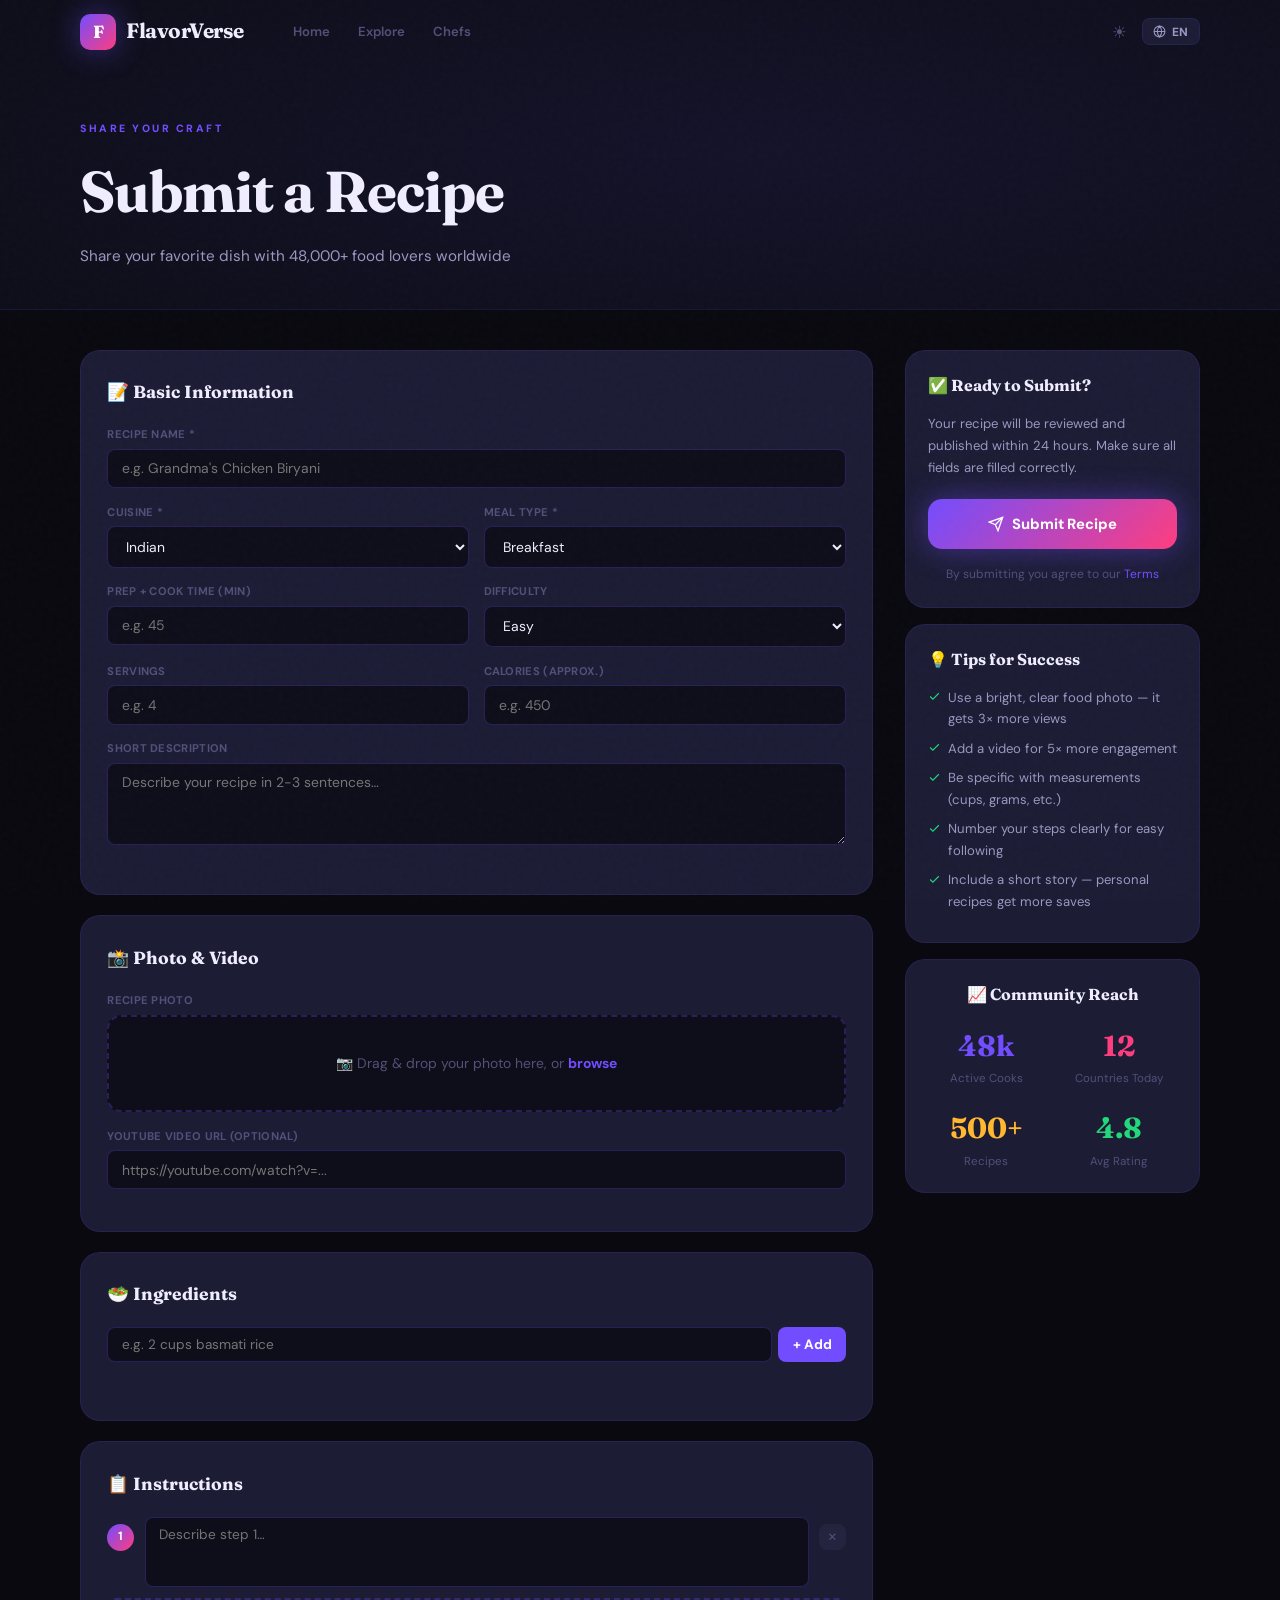
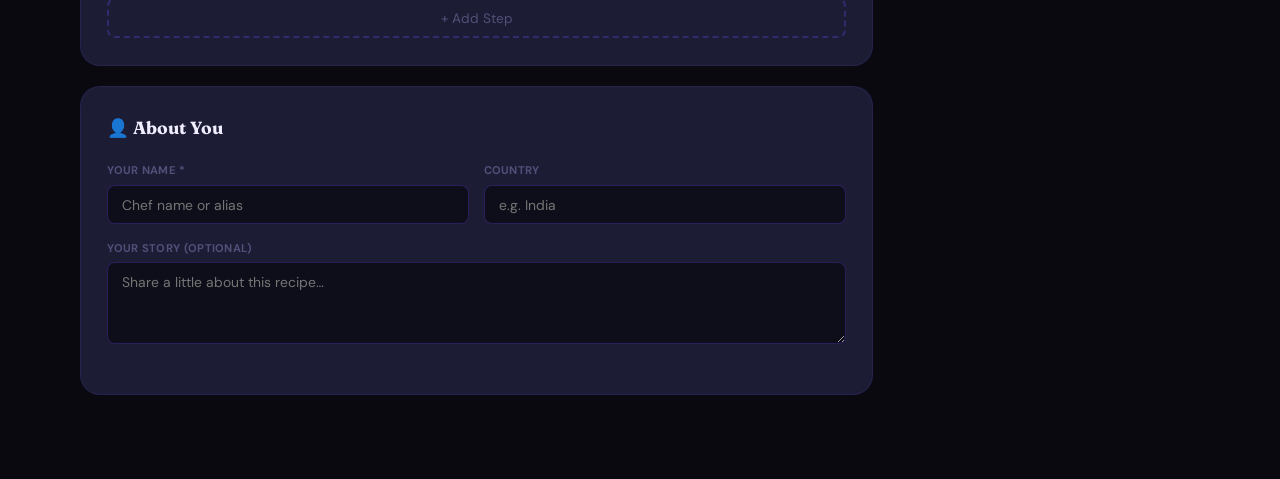
<file: pages/submit.html>
<!DOCTYPE html>
<html lang="en">
<head>
<meta charset="UTF-8">
<meta name="viewport" content="width=device-width,initial-scale=1">
<title>Submit Recipe — FlavorVerse</title>
<link rel="preconnect" href="https://fonts.googleapis.com">
<link rel="preconnect" href="https://fonts.gstatic.com" crossorigin>
<link href="https://fonts.googleapis.com/css2?family=Fraunces:ital,wght@0,600;0,700;0,800;1,600;1,700&family=DM+Sans:wght@400;500;600;700&display=swap" rel="stylesheet">
<link rel="stylesheet" href="../css/style.css">
<script>(function(){ document.documentElement.setAttribute('data-theme', localStorage.getItem('fv_theme')||'dark'); })();</script>
</head>
<body>

<!-- NAVBAR -->
<header class="nav scrolled" id="navbar">
  <div class="wrap nav-inner">
    <a class="logo" href="../index.html"><div class="logo-icon">F</div><span class="logo-name">FlavorVerse</span></a>
    <nav class="nav-links">
      <a class="nav-link" href="../index.html">Home</a>
      <a class="nav-link" href="explore.html">Explore</a>
      <a class="nav-link" href="chefs.html">Chefs</a>
    </nav>
    <div class="nav-right">
      <button class="theme-btn" id="themeBtn">☀️</button>
      <div class="lang-wrap">
        <button class="lang-btn" id="langBtn"><svg viewBox="0 0 24 24" fill="none" stroke="currentColor" stroke-width="2" width="13" height="13"><circle cx="12" cy="12" r="10"/><path d="M2 12h20M12 2a15.3 15.3 0 014 10 15.3 15.3 0 01-4 10 15.3 15.3 0 01-4-10 15.3 15.3 0 014-10z"/></svg><span id="langLabel">EN</span></button>
        <div class="lang-drop" id="langDrop">
          <div class="lang-opt" data-lang="en">🇬🇧 English</div>
          <div class="lang-opt" data-lang="hi">🇮🇳 Hindi</div>
          <div class="lang-opt" data-lang="te">🇮🇳 Telugu</div>
          <div class="lang-opt" data-lang="kn">🇮🇳 Kannada</div>
          <div class="lang-opt" data-lang="ta">🇮🇳 Tamil</div>
          <div class="lang-opt" data-lang="es">🇪🇸 Español</div>
          <div class="lang-opt" data-lang="fr">🇫🇷 Français</div>
          <div class="lang-opt" data-lang="ar">🇸🇦 العربية</div>
        </div>
      </div>
      <button class="ham" id="ham"><span></span><span></span><span></span></button>
    </div>
  </div>
</header>
<nav class="mob-nav" id="mobNav">
  <a class="mob-link" href="../index.html">🏠 Home</a>
  <a class="mob-link" href="explore.html">🔍 Explore</a>
  <a class="mob-link" href="chefs.html">👨‍🍳 Chefs</a>
  <div class="mob-div"></div>
  <div style="padding:.5rem 1rem"><button onclick="toggleTheme()" style="width:100%;background:var(--surf);padding:.6rem;border-radius:var(--r2);color:var(--tx);font-weight:600">🌙 Toggle Theme</button></div>
</nav>

<!-- Page Hero — NO loader -->
<section class="page-hero">
  <div class="wrap" style="position:relative;z-index:1">
    <p class="ph-sup">Share Your Craft</p>
    <h1 class="ph-title">Submit a Recipe</h1>
    <p class="ph-sub">Share your favorite dish with 48,000+ food lovers worldwide</p>
  </div>
</section>

<!-- Form -->
<div class="wrap">
  <div class="sub-wrap">
    <!-- Main form -->
    <div>
      <!-- Basic info -->
      <div class="form-card rv">
        <h2>📝 Basic Information</h2>
        <div class="fgrp"><label class="flbl">Recipe Name *</label><input class="finput" id="rName" type="text" placeholder="e.g. Grandma's Chicken Biryani"></div>
        <div class="frow">
          <div class="fgrp"><label class="flbl">Cuisine *</label>
            <select class="fsel" id="rCuis">
              <option>Indian</option><option>Italian</option><option>Japanese</option><option>Mexican</option>
              <option>French</option><option>Chinese</option><option>Thai</option><option>Middle Eastern</option>
              <option>American</option><option>Mediterranean</option><option>Other</option>
            </select>
          </div>
          <div class="fgrp"><label class="flbl">Meal Type *</label>
            <select class="fsel" id="rCat">
              <option>Breakfast</option><option>Lunch</option><option>Dinner</option>
              <option>Snacks</option><option>Drinks</option><option>Desserts</option>
            </select>
          </div>
        </div>
        <div class="frow">
          <div class="fgrp"><label class="flbl">Prep + Cook Time (min)</label><input class="finput" id="rTime" type="number" placeholder="e.g. 45" min="1"></div>
          <div class="fgrp"><label class="flbl">Difficulty</label>
            <select class="fsel" id="rDiff"><option>Easy</option><option>Medium</option><option>Hard</option></select>
          </div>
        </div>
        <div class="frow">
          <div class="fgrp"><label class="flbl">Servings</label><input class="finput" id="rServ" type="number" placeholder="e.g. 4" min="1"></div>
          <div class="fgrp"><label class="flbl">Calories (approx.)</label><input class="finput" id="rCal" type="number" placeholder="e.g. 450" min="0"></div>
        </div>
        <div class="fgrp"><label class="flbl">Short Description</label><textarea class="ftxt" id="rDesc" rows="3" placeholder="Describe your recipe in 2-3 sentences…"></textarea></div>
      </div>

      <!-- Photo & Video -->
      <div class="form-card rv">
        <h2>📸 Photo & Video</h2>
        <div class="fgrp">
          <label class="flbl">Recipe Photo</label>
          <div class="drop-z" id="dropZone" ondragover="event.preventDefault();this.classList.add('dz-on')" ondragleave="this.classList.remove('dz-on')" ondrop="handleDrop(event)">
            <p>📷 Drag & drop your photo here, or <span onclick="document.getElementById('photoInput').click()">browse</span></p>
            <input type="file" id="photoInput" accept="image/*" style="display:none" onchange="previewPhoto(this)">
            <img class="drop-prev" id="photoPreview" alt="Preview">
          </div>
        </div>
        <div class="fgrp">
          <label class="flbl">YouTube Video URL (optional)</label>
          <input class="finput" id="rVideo" type="url" placeholder="https://youtube.com/watch?v=..." oninput="previewVideo(this.value)">
          <div id="videoPreview" style="margin-top:.6rem;border-radius:var(--r2);overflow:hidden;aspect-ratio:16/9;display:none;border:1px solid var(--b2)">
            <iframe id="videoIframe" style="width:100%;height:100%;border:none" allowfullscreen></iframe>
          </div>
        </div>
      </div>

      <!-- Ingredients -->
      <div class="form-card rv">
        <h2>🥗 Ingredients</h2>
        <div class="tag-row">
          <input type="text" id="ingrInput" placeholder="e.g. 2 cups basmati rice" onkeydown="if(event.key==='Enter'){event.preventDefault();addIngr()}">
          <button class="tag-add" onclick="addIngr()">+ Add</button>
        </div>
        <div class="chips-wrap" id="ingrChips">
          <!-- chips added here -->
        </div>
      </div>

      <!-- Instructions -->
      <div class="form-card rv">
        <h2>📋 Instructions</h2>
        <div id="stepsWrap"></div>
        <button class="btn-dash" onclick="addStep()">+ Add Step</button>
      </div>

      <!-- Author -->
      <div class="form-card rv">
        <h2>👤 About You</h2>
        <div class="frow">
          <div class="fgrp"><label class="flbl">Your Name *</label><input class="finput" id="rAuthor" type="text" placeholder="Chef name or alias"></div>
          <div class="fgrp"><label class="flbl">Country</label><input class="finput" id="rCountry" type="text" placeholder="e.g. India"></div>
        </div>
        <div class="fgrp"><label class="flbl">Your Story (optional)</label><textarea class="ftxt" id="rStory" rows="2" placeholder="Share a little about this recipe…"></textarea></div>
      </div>
    </div>

    <!-- Sidebar -->
    <div>
      <!-- Submit card -->
      <div class="sb-card rv" style="position:sticky;top:calc(var(--nav-h) + 1rem)">
        <h3>✅ Ready to Submit?</h3>
        <p style="font-size:.82rem;color:var(--tx2);margin-bottom:1.2rem;line-height:1.7">Your recipe will be reviewed and published within 24 hours. Make sure all fields are filled correctly.</p>
        <button class="sub-btn" onclick="submitRecipe()">
          <svg viewBox="0 0 24 24" fill="none" stroke="currentColor" stroke-width="2"><path d="M22 2L11 13M22 2L15 22 11 13 2 9l20-7z"/></svg>
          Submit Recipe
        </button>
        <div style="margin-top:1rem;font-size:.75rem;color:var(--tx3);text-align:center">By submitting you agree to our <a href="#" style="color:var(--indigo)">Terms</a></div>
      </div>

      <!-- Tips -->
      <div class="sb-card rv">
        <h3>💡 Tips for Success</h3>
        <div class="sb-tip"><svg viewBox="0 0 24 24" fill="none" stroke="currentColor" stroke-width="2"><polyline points="20 6 9 17 4 12"/></svg>Use a bright, clear food photo — it gets 3× more views</div>
        <div class="sb-tip"><svg viewBox="0 0 24 24" fill="none" stroke="currentColor" stroke-width="2"><polyline points="20 6 9 17 4 12"/></svg>Add a video for 5× more engagement</div>
        <div class="sb-tip"><svg viewBox="0 0 24 24" fill="none" stroke="currentColor" stroke-width="2"><polyline points="20 6 9 17 4 12"/></svg>Be specific with measurements (cups, grams, etc.)</div>
        <div class="sb-tip"><svg viewBox="0 0 24 24" fill="none" stroke="currentColor" stroke-width="2"><polyline points="20 6 9 17 4 12"/></svg>Number your steps clearly for easy following</div>
        <div class="sb-tip"><svg viewBox="0 0 24 24" fill="none" stroke="currentColor" stroke-width="2"><polyline points="20 6 9 17 4 12"/></svg>Include a short story — personal recipes get more saves</div>
      </div>

      <!-- Stats -->
      <div class="sb-card rv" style="text-align:center">
        <h3>📈 Community Reach</h3>
        <div style="display:grid;grid-template-columns:1fr 1fr;gap:1rem;margin-top:.8rem">
          <div><div style="font-family:var(--fnt-d);font-size:1.8rem;color:var(--indigo);font-weight:700">48k</div><div style="font-size:.72rem;color:var(--tx3)">Active Cooks</div></div>
          <div><div style="font-family:var(--fnt-d);font-size:1.8rem;color:var(--rose);font-weight:700">12</div><div style="font-size:.72rem;color:var(--tx3)">Countries Today</div></div>
          <div><div style="font-family:var(--fnt-d);font-size:1.8rem;color:var(--amber);font-weight:700">500+</div><div style="font-size:.72rem;color:var(--tx3)">Recipes</div></div>
          <div><div style="font-family:var(--fnt-d);font-size:1.8rem;color:var(--green);font-weight:700">4.8</div><div style="font-size:.72rem;color:var(--tx3)">Avg Rating</div></div>
        </div>
      </div>
    </div>
  </div>
</div>

<!-- Success Screen -->
<div class="success-scr" id="successScr">
  <div class="ok-circle"><svg viewBox="0 0 24 24" fill="none" stroke="currentColor" stroke-width="3"><polyline points="20 6 9 17 4 12"/></svg></div>
  <h2>Recipe Submitted! 🎉</h2>
  <p>Your recipe is under review and will appear on FlavorVerse within 24 hours. Thank you for sharing with our community!</p>
  <div style="display:flex;gap:.75rem;justify-content:center">
    <a href="explore.html" class="btn btn-p">Browse Recipes</a>
    <button class="btn btn-o" onclick="document.getElementById('successScr').classList.remove('show')">Submit Another</button>
  </div>
</div>

<script src="../js/data.js"></script>
<script src="../js/app.js"></script>
<script>
let stepCount = 1;
const ingrs = [];

// Add initial step
document.addEventListener('DOMContentLoaded', ()=>{ addStep(); applyTheme(FV.theme); });

function addIngr() {
  const inp = document.getElementById('ingrInput');
  const val = inp.value.trim(); if(!val) return;
  ingrs.push(val); inp.value = '';
  renderIngrs();
}
function removeIngr(i) { ingrs.splice(i,1); renderIngrs(); }
function renderIngrs() {
  document.getElementById('ingrChips').innerHTML = ingrs.map((ing,i)=>
    `<div class="ichip">${ing}<button class="ichip-x" onclick="removeIngr(${i})">✕</button></div>`).join('');
}

function addStep() {
  const wrap = document.getElementById('stepsWrap');
  const id = `step${stepCount}`;
  const div = document.createElement('div');
  div.className='step-row'; div.id=`sr${stepCount}`;
  div.innerHTML=`<div class="step-num">${stepCount}</div><textarea placeholder="Describe step ${stepCount}…"></textarea><button class="step-del" onclick="removeStep('sr${stepCount}')">✕</button>`;
  wrap.appendChild(div); stepCount++;
}
function removeStep(id) {
  const el = document.getElementById(id); if(!el) return; el.remove();
  // Renumber
  document.querySelectorAll('.step-num').forEach((el,i)=>el.textContent=i+1);
}

function previewPhoto(input) {
  const file = input.files[0]; if(!file) return;
  const reader = new FileReader();
  reader.onload = e => {
    const img = document.getElementById('photoPreview');
    img.src = e.target.result; img.style.display='block';
    document.getElementById('dropZone').classList.add('dz-on');
  };
  reader.readAsDataURL(file);
}
function handleDrop(e) {
  e.preventDefault(); const dz = document.getElementById('dropZone'); dz.classList.remove('dz-on');
  const file = e.dataTransfer.files[0]; if(!file||!file.type.startsWith('image/')) return;
  const reader = new FileReader();
  reader.onload = ev => { document.getElementById('photoPreview').src=ev.target.result; document.getElementById('photoPreview').style.display='block'; };
  reader.readAsDataURL(file);
}
function previewVideo(url) {
  const match = url.match(/(?:youtu\.be\/|youtube\.com(?:\/embed\/|\/v\/|\/watch\?v=|\/watch\?.+&v=))([\w-]{11})/);
  const vp = document.getElementById('videoPreview');
  if(match) {
    document.getElementById('videoIframe').src=`https://www.youtube.com/embed/${match[1]}`;
    vp.style.display='block';
  } else { vp.style.display='none'; }
}

function submitRecipe() {
  const name = document.getElementById('rName').value.trim();
  const author = document.getElementById('rAuthor').value.trim();
  if(!name){ toast('Please enter a recipe name', 'error'); document.getElementById('rName').focus(); return; }
  if(!author){ toast('Please enter your name', 'error'); document.getElementById('rAuthor').focus(); return; }
  if(!ingrs.length){ toast('Please add at least one ingredient', 'error'); return; }
  const steps = [...document.querySelectorAll('#stepsWrap textarea')].map(t=>t.value.trim()).filter(Boolean);
  if(!steps.length){ toast('Please add at least one instruction step', 'error'); return; }
  document.getElementById('successScr').classList.add('show');
}
</script>
</body>
</html>
</file>
<file: css/style.css>
/* ═══════════════════════════════════════════════════════════
   FlavorVerse v3 — Deep Indigo × Hot Rose × Golden Amber
   Fonts: Fraunces (display) + DM Sans (body)
   Full light/dark theme switching via data-theme
═══════════════════════════════════════════════════════════ */

/* ── DARK (default) ── */
:root {
  --bg:      #09090f;
  --bg2:     #0e0e1a;
  --bg3:     #131326;
  --surf:    #1c1c35;
  --surf2:   #24243f;
  --b1:      rgba(114,77,255,.12);
  --b2:      rgba(114,77,255,.28);

  /* Brand */
  --indigo:  #724dff;
  --indigo2: #9a7fff;
  --rose:    #ff3d7f;
  --rose2:   #ff6fa0;
  --amber:   #ffb830;
  --amber2:  #ffd060;
  --teal:    #14e8c8;
  --green:   #22d87a;

  --g1: linear-gradient(135deg,#724dff,#ff3d7f);
  --g2: linear-gradient(135deg,#ff3d7f,#ffb830);
  --g3: linear-gradient(135deg,#724dff,#14e8c8);

  --gl-i:  0 0 30px rgba(114,77,255,.45);
  --gl-r:  0 0 30px rgba(255,61,127,.45);
  --gl-a:  0 0 30px rgba(255,184,48,.35);

  --tx:  #f0edff;
  --tx2: #9b97c0;
  --tx3: #534f78;

  --nav-h:    64px;
  --ease:     cubic-bezier(.4,0,.2,1);
  --t:        .22s;
  --sh:       0 4px 28px rgba(0,0,0,.55);
  --sh2:      0 20px 64px rgba(0,0,0,.65);

  --fnt-d: 'Fraunces', Georgia, serif;
  --fnt-s: 'DM Sans', system-ui, sans-serif;
  --r1:8px; --r2:14px; --r3:20px; --r4:28px;
}

/* ── LIGHT ── */
[data-theme="light"] {
  --bg:   #f7f5ff;
  --bg2:  #eeeaff;
  --bg3:  #e5e0ff;
  --surf: #ffffff;
  --surf2:#f3f0ff;
  --b1:   rgba(114,77,255,.1);
  --b2:   rgba(114,77,255,.22);
  --tx:   #12102b;
  --tx2:  #3d3870;
  --tx3:  #8e8ab5;
  --sh:   0 4px 28px rgba(114,77,255,.1);
  --sh2:  0 20px 64px rgba(114,77,255,.15);
}

/* ── Reset ── */
*,*::before,*::after { box-sizing:border-box; margin:0; padding:0 }
html { scroll-behavior:smooth; -webkit-text-size-adjust:100% }
body {
  font-family: var(--fnt-s);
  background: var(--bg);
  color: var(--tx);
  line-height: 1.65;
  overflow-x: hidden;
  transition: background .4s var(--ease), color .4s var(--ease);
}
img { display:block; max-width:100% }
a   { color:inherit; text-decoration:none }
button { cursor:pointer; font-family:inherit; border:none; background:none; color:inherit }
input,select,textarea { font-family:inherit; font-size:inherit; color:var(--tx) }
ul { list-style:none }

::selection { background:var(--indigo); color:#fff }
::-webkit-scrollbar { width:5px }
::-webkit-scrollbar-track { background:var(--bg2) }
::-webkit-scrollbar-thumb { background:var(--indigo); border-radius:4px }

/* Noise grain */
body::after {
  content:''; position:fixed; inset:0; z-index:9997; pointer-events:none;
  background-image:url("data:image/svg+xml,%3Csvg viewBox='0 0 200 200' xmlns='http://www.w3.org/2000/svg'%3E%3Cfilter id='n'%3E%3CfeTurbulence type='fractalNoise' baseFrequency='0.9' numOctaves='4' stitchTiles='stitch'/%3E%3C/filter%3E%3Crect width='100%25' height='100%25' filter='url(%23n)' opacity='1'/%3E%3C/svg%3E");
  opacity:.02;
}
[data-theme="light"] body::after { opacity:.005 }

.wrap { width:min(1200px,100%); margin-inline:auto; padding-inline:clamp(1rem,4vw,2.5rem) }

/* ── Buttons ── */
.btn { display:inline-flex; align-items:center; gap:.45rem; padding:.68rem 1.5rem; border-radius:var(--r2); font-size:.85rem; font-weight:700; letter-spacing:.15px; transition:all var(--t) var(--ease); white-space:nowrap; cursor:pointer }
.btn-p  { background:var(--g1); color:#fff; box-shadow:var(--gl-i) }
.btn-p:hover { transform:translateY(-2px); box-shadow:0 0 44px rgba(114,77,255,.6); filter:brightness(1.1) }
.btn-w  { background:var(--g2); color:#fff; box-shadow:var(--gl-r) }
.btn-w:hover { transform:translateY(-2px); filter:brightness(1.1) }
.btn-o  { border:1.5px solid var(--b2); color:var(--tx2); background:transparent }
.btn-o:hover { border-color:var(--indigo); color:var(--indigo) }
.btn-gh { color:var(--tx3); font-size:.8rem; font-weight:700; letter-spacing:.3px }
.btn-gh:hover { color:var(--indigo) }

/* ── Tags ── */
.tag { display:inline-block; font-size:.6rem; font-weight:800; letter-spacing:.9px; text-transform:uppercase; padding:.2rem .6rem; border-radius:99px; border:1px solid var(--indigo); color:var(--indigo); background:rgba(114,77,255,.1) }
.tag-r { border-color:var(--rose);  color:var(--rose);  background:rgba(255,61,127,.08) }
.tag-a { border-color:var(--amber); color:var(--amber); background:rgba(255,184,48,.08) }

/* ═══════════════════════════════════════════════════════════
   LOADER  (homepage only — inner pages have NONE)
═══════════════════════════════════════════════════════════ */
#loader {
  position:fixed; inset:0; z-index:9999;
  background:var(--bg);
  display:flex; flex-direction:column; align-items:center; justify-content:center;
  gap:0; overflow:hidden;
}
#loader.hide { animation:ldrOut .7s var(--ease) .2s forwards; pointer-events:none }
@keyframes ldrOut { to { opacity:0; visibility:hidden } }

/* Orbs */
.l-orb { position:absolute; border-radius:50%; filter:blur(100px); animation:orbF 5s ease-in-out infinite }
.lo1 { width:500px; height:500px; background:rgba(114,77,255,.2);  top:-150px; left:-120px; animation-delay:0s }
.lo2 { width:400px; height:400px; background:rgba(255,61,127,.16); bottom:-100px; right:-100px; animation-delay:2s }
.lo3 { width:320px; height:320px; background:rgba(255,184,48,.12); bottom:10%; left:20%; animation-delay:1s }
@keyframes orbF { 0%,100%{transform:translate(0,0) scale(1)} 50%{transform:translate(22px,-22px) scale(1.1)} }

/* Center piece */
.l-center { position:relative; z-index:1; display:flex; flex-direction:column; align-items:center; gap:2rem }
.l-icon-wrap { position:relative; width:110px; height:110px }

/* Triple ring */
.l-ring1 { position:absolute; inset:0; border-radius:50%; border:3px solid transparent; border-top-color:var(--indigo); border-right-color:var(--rose); animation:spin 1.3s linear infinite }
.l-ring2 { position:absolute; inset:10px; border-radius:50%; border:2.5px solid transparent; border-bottom-color:var(--amber); border-left-color:var(--teal); animation:spin 1.8s linear infinite reverse }
.l-ring3 { position:absolute; inset:22px; border-radius:50%; border:2px solid transparent; border-top-color:var(--rose2); animation:spin 2.3s linear infinite }
@keyframes spin { to { transform:rotate(360deg) } }

.l-emoji { position:absolute; inset:0; display:flex; align-items:center; justify-content:center; font-size:2.6rem; animation:pulse 2s ease-in-out infinite }
@keyframes pulse { 0%,100%{transform:scale(1)} 50%{transform:scale(1.12)} }

/* Particles */
.l-particles { position:absolute; inset:0; pointer-events:none; overflow:hidden }
.lp { position:absolute; bottom:-30px; font-size:1.4rem; opacity:0; animation:lpRise var(--dur,5s) var(--del,0s) ease-out infinite }
@keyframes lpRise { 0%{transform:translateY(0) rotate(0);opacity:0} 8%{opacity:.9} 90%{opacity:.2} 100%{transform:translateY(-110vh) rotate(360deg);opacity:0} }

/* Wordmark */
.l-word {
  font-family:var(--fnt-d); font-size:3rem; font-weight:800; letter-spacing:-1.5px;
  background:var(--g1); -webkit-background-clip:text; background-clip:text; color:transparent;
  animation:wordGlow 2.5s ease-in-out infinite;
}
@keyframes wordGlow { 0%,100%{filter:brightness(1)} 50%{filter:brightness(1.4) drop-shadow(0 0 20px rgba(114,77,255,.8))} }

.l-tag { font-size:.7rem; color:var(--tx3); letter-spacing:3px; text-transform:uppercase; animation:fadeUp .8s var(--ease) .4s both }
@keyframes fadeUp { from{opacity:0;transform:translateY(10px)} to{opacity:1;transform:none} }

/* Progress bar */
.l-bar-wrap { width:260px; height:3px; background:var(--surf2); border-radius:99px; overflow:hidden }
.l-bar-fill { height:100%; background:var(--g1); border-radius:99px; animation:fillUp 2s var(--ease) forwards; box-shadow:0 0 14px rgba(114,77,255,.8) }
@keyframes fillUp { from{width:0} to{width:100%} }

/* Dish floating icons at bottom */
.l-foods { position:absolute; bottom:2rem; left:50%; transform:translateX(-50%); display:flex; gap:1.2rem; animation:fadeUp .8s var(--ease) .6s both }
.l-food { font-size:1.5rem; animation:foodBounce 1.5s ease-in-out infinite }
.l-food:nth-child(2) { animation-delay:.15s }
.l-food:nth-child(3) { animation-delay:.3s }
.l-food:nth-child(4) { animation-delay:.45s }
.l-food:nth-child(5) { animation-delay:.6s }
@keyframes foodBounce { 0%,100%{transform:translateY(0)} 50%{transform:translateY(-8px)} }

/* ═══════════════════════════════════════════════════════════
   NAVBAR
═══════════════════════════════════════════════════════════ */
.nav {
  position:fixed; top:0; left:0; right:0; height:var(--nav-h); z-index:100;
  display:flex; align-items:center;
  background:transparent; border-bottom:1px solid transparent;
  transition:background .3s, border-color .3s, backdrop-filter .3s;
}
.nav.scrolled {
  background:rgba(9,9,15,.88);
  backdrop-filter:blur(28px) saturate(160%);
  border-bottom-color:var(--b1);
}
[data-theme="light"] .nav.scrolled { background:rgba(247,245,255,.9) }
.nav-inner { display:flex; align-items:center; height:100%; gap:.5rem }

.logo { display:flex; align-items:center; gap:.65rem }
.logo-icon {
  width:36px; height:36px; border-radius:10px; flex-shrink:0;
  background:var(--g1); color:#fff;
  display:flex; align-items:center; justify-content:center;
  font-family:var(--fnt-d); font-size:1.1rem; font-weight:800;
  box-shadow:var(--gl-i); transition:transform .2s;
}
.logo:hover .logo-icon { transform:rotate(-8deg) scale(1.1) }
.logo-name { font-family:var(--fnt-d); font-size:1.3rem; font-weight:700; color:var(--tx); letter-spacing:-.5px }

.nav-links { display:flex; align-items:center; gap:2px; margin-left:1.8rem }
.nav-link { padding:.4rem .8rem; border-radius:var(--r1); font-size:.82rem; font-weight:600; color:var(--tx3); transition:all var(--t) }
.nav-link:hover,.nav-link.active { color:var(--tx); background:rgba(114,77,255,.08) }
.nav-link.active { color:var(--indigo) }

.nav-right { display:flex; align-items:center; gap:.25rem; margin-left:auto }

.nav-icon-btn { width:36px; height:36px; border-radius:50%; display:flex; align-items:center; justify-content:center; color:var(--tx3); transition:all var(--t) }
.nav-icon-btn:hover { background:rgba(114,77,255,.1); color:var(--indigo) }
.nav-icon-btn svg { width:16px; height:16px }

/* Theme toggle */
.theme-btn { width:36px; height:36px; border-radius:50%; display:flex; align-items:center; justify-content:center; color:var(--tx3); font-size:1.05rem; transition:all var(--t) }
.theme-btn:hover { background:rgba(255,184,48,.12); color:var(--amber); transform:rotate(25deg) }

/* Lang */
.lang-wrap { position:relative }
.lang-btn { display:flex; align-items:center; gap:.35rem; padding:.3rem .65rem; border-radius:var(--r1); background:var(--surf); border:1px solid var(--b1); font-size:.74rem; font-weight:800; letter-spacing:.5px; color:var(--tx2); transition:all var(--t); cursor:pointer }
.lang-btn:hover { border-color:var(--indigo); color:var(--indigo) }
.lang-drop { position:absolute; top:calc(100%+8px); right:0; background:var(--bg3); border:1px solid var(--b2); border-radius:var(--r3); padding:.6rem; box-shadow:var(--sh2); width:200px; display:grid; grid-template-columns:1fr 1fr; gap:3px; opacity:0; visibility:hidden; transform:translateY(-6px); transition:all .18s var(--ease); z-index:200 }
.lang-drop.open { opacity:1; visibility:visible; transform:none }
.lang-opt { padding:.45rem .65rem; border-radius:var(--r1); font-size:.76rem; color:var(--tx3); cursor:pointer; transition:all .12s }
.lang-opt:hover { background:var(--surf2); color:var(--tx) }
.lang-opt.active { color:var(--indigo); font-weight:700; background:rgba(114,77,255,.1) }

/* Hamburger */
.ham { display:none; flex-direction:column; gap:5px; width:36px; height:36px; align-items:center; justify-content:center; background:var(--surf); border-radius:var(--r1) }
.ham span { width:16px; height:1.5px; background:var(--tx); border-radius:2px; transition:.22s }
.ham.open span:nth-child(1) { transform:translateY(6.5px) rotate(45deg) }
.ham.open span:nth-child(2) { opacity:0; transform:scaleX(0) }
.ham.open span:nth-child(3) { transform:translateY(-6.5px) rotate(-45deg) }

.mob-nav { position:fixed; inset:var(--nav-h) 0 0; z-index:99; background:rgba(9,9,15,.97); backdrop-filter:blur(28px); padding:1rem; display:flex; flex-direction:column; gap:3px; transform:translateX(100%); transition:transform .28s var(--ease) }
[data-theme="light"] .mob-nav { background:rgba(247,245,255,.97) }
.mob-nav.open { transform:none }
.mob-link { padding:.9rem 1rem; border-radius:var(--r2); font-size:.92rem; font-weight:600; color:var(--tx2); transition:all var(--t) }
.mob-link:hover,.mob-link.active { color:var(--tx); background:var(--surf) }
.mob-link.active { color:var(--indigo) }
.mob-div { height:1px; background:var(--b1); margin:.4rem 0 }
.mob-cta { margin-top:auto; padding:.75rem; border-radius:var(--r2); background:var(--g1); color:#fff; font-weight:700; text-align:center; font-size:.9rem }

@media(min-width:841px) { .ham,.mob-nav { display:none!important } }
@media(max-width:840px) { .nav-links,.nav-right .btn,.nav-right .lang-wrap { display:none } .ham { display:flex } }

/* ═══════════════════════════════════════════════════════════
   SEARCH
═══════════════════════════════════════════════════════════ */
.search-ov { position:fixed; inset:0; z-index:98; background:rgba(9,9,15,.93); backdrop-filter:blur(20px); display:flex; flex-direction:column; align-items:center; padding-top:calc(var(--nav-h)+4rem); opacity:0; visibility:hidden; transition:all .22s var(--ease) }
[data-theme="light"] .search-ov { background:rgba(247,245,255,.93) }
.search-ov.open { opacity:1; visibility:visible }
.s-box { width:min(700px,92%) }
.s-inner { display:flex; align-items:center; gap:.8rem; background:var(--surf); border:1.5px solid var(--b2); border-radius:var(--r3); padding:1rem 1.3rem; transition:box-shadow .2s }
.s-inner:focus-within { box-shadow:0 0 0 4px rgba(114,77,255,.15); border-color:var(--indigo) }
.s-inner svg { color:var(--tx3); flex-shrink:0; width:18px; height:18px }
.s-field { flex:1; background:none; border:none; outline:none; font-size:1.1rem; font-family:var(--fnt-s); color:var(--tx) }
.s-field::placeholder { color:var(--tx3) }
.s-close { color:var(--tx3); font-size:.78rem; font-weight:700; letter-spacing:.4px; transition:color .15s }
.s-close:hover { color:var(--rose) }
.s-results { width:100%; margin-top:.75rem; background:var(--surf); border:1px solid var(--b2); border-radius:var(--r3); max-height:390px; overflow-y:auto; display:none }
.s-results.has { display:block }
.s-item { display:flex; align-items:center; gap:.9rem; padding:.75rem 1.1rem; cursor:pointer; border-bottom:1px solid var(--b1); transition:background var(--t) }
.s-item:last-child { border-bottom:none }
.s-item:hover { background:var(--bg3) }
.s-item img { width:50px; height:50px; border-radius:10px; object-fit:cover; flex-shrink:0 }
.s-item strong { display:block; font-size:.9rem; color:var(--tx) }
.s-item small { font-size:.74rem; color:var(--tx3) }
.s-hint { text-align:center; margin-top:1rem; font-size:.78rem; color:var(--tx3) }

/* ═══════════════════════════════════════════════════════════
   HERO
═══════════════════════════════════════════════════════════ */
.hero { min-height:100svh; display:flex; align-items:center; padding-top:var(--nav-h); position:relative; overflow:hidden }
.hero-bg {
  position:absolute; inset:0; z-index:0;
  background:
    radial-gradient(ellipse 70% 65% at 78% 50%, rgba(114,77,255,.1), transparent 60%),
    radial-gradient(ellipse 50% 50% at 20% 75%, rgba(255,61,127,.07), transparent 55%),
    radial-gradient(ellipse 40% 40% at 50% 5%,  rgba(255,184,48,.05), transparent 50%);
}
.hero-mesh { position:absolute; inset:0; z-index:0; background:radial-gradient(circle at 15% 85%, rgba(20,232,200,.04), transparent 40%) }
.hero-content { position:relative; z-index:1; display:grid; grid-template-columns:1fr 1fr; gap:4rem; align-items:center; padding:4.5rem 0 }

/* Left */
.hero-badge { display:inline-flex; align-items:center; gap:.5rem; font-size:.68rem; font-weight:800; letter-spacing:2.5px; text-transform:uppercase; color:var(--indigo); margin-bottom:1.5rem; border:1px solid rgba(114,77,255,.28); border-radius:99px; padding:.3rem .9rem; background:rgba(114,77,255,.07) }
.badge-dot { width:5px; height:5px; border-radius:50%; background:var(--indigo); animation:blink 1.6s ease-in-out infinite }
@keyframes blink { 0%,100%{opacity:1;transform:scale(1)} 50%{opacity:.3;transform:scale(.5)} }

.hero-h1 { font-family:var(--fnt-d); font-size:clamp(3rem,5.5vw,5.8rem); line-height:1.02; color:var(--tx); letter-spacing:-2.5px; margin-bottom:1.25rem }
.hero-h1 em { font-style:italic; display:block; background:var(--g1); -webkit-background-clip:text; background-clip:text; color:transparent; filter:drop-shadow(0 0 32px rgba(114,77,255,.5)) }
.hero-p { font-size:1rem; color:var(--tx2); line-height:1.85; max-width:420px; margin-bottom:2rem }
.hero-acts { display:flex; gap:.75rem; flex-wrap:wrap; margin-bottom:3rem }
.hero-stats { display:flex; gap:2rem; flex-wrap:wrap }
.hst { display:flex; flex-direction:column; gap:.1rem }
.hst-n { font-family:var(--fnt-d); font-size:2.1rem; font-weight:700; color:var(--tx); line-height:1; letter-spacing:-1.5px }
.hst-l { font-size:.65rem; font-weight:700; color:var(--tx3); letter-spacing:.5px; text-transform:uppercase }
.hst-sep { width:1px; height:42px; background:var(--b2); align-self:center }

/* Mosaic right */
.hero-mosaic { position:relative; height:530px }
.hm { position:absolute; border-radius:var(--r3); overflow:hidden; box-shadow:var(--sh2); cursor:pointer; transition:transform .5s var(--ease), box-shadow .5s }
.hm:hover { transform:scale(1.04); box-shadow:0 28px 80px rgba(0,0,0,.8) }
.hm img { width:100%; height:100%; object-fit:cover }
.hm-ov { position:absolute; inset:0; background:linear-gradient(to top,rgba(9,9,15,.92),transparent 55%); display:flex; flex-direction:column; justify-content:flex-end; padding:.95rem }
.hm-title { font-family:var(--fnt-d); font-size:.95rem; color:#fff; margin-bottom:.2rem }
.hm-meta { font-size:.68rem; color:rgba(255,255,255,.4) }
.hm-a { width:62%; height:68%; top:0; left:0 }
.hm-b { width:36%; height:46%; top:0; right:0 }
.hm-c { width:36%; height:50%; bottom:0; right:0 }
.hm-d { width:36%; height:30%; bottom:0; left:0 }

/* Floating badges */
.h-float { position:absolute; background:var(--surf); border:1px solid var(--b2); border-radius:var(--r2); padding:.65rem .95rem; z-index:5; box-shadow:var(--sh2); animation:hf 4s ease-in-out infinite; pointer-events:none }
.hf-b { animation-delay:2s }
@keyframes hf { 0%,100%{transform:translateY(0)} 50%{transform:translateY(-10px)} }
.hf-top { bottom:3rem; left:-1.5rem }
.hf-right { top:4rem; right:-1.5rem }
.hf-row { display:flex; align-items:center; gap:.65rem }
.hf-ico { font-size:1.6rem; line-height:1 }
.hf-t strong { display:block; font-size:.8rem; color:var(--tx) }
.hf-t small { font-size:.66rem; color:var(--tx3) }

@media(max-width:840px) { .hero-content{grid-template-columns:1fr;gap:2.5rem;padding:3rem 0} .hero-mosaic{height:300px} .hm-b,.hm-d{display:none} .h-float{display:none} }

/* ═══════════════════════════════════════════════════════════
   CAT TABS
═══════════════════════════════════════════════════════════ */
.cat-tabs { position:sticky; top:var(--nav-h); z-index:50; background:rgba(9,9,15,.95); backdrop-filter:blur(20px); border-bottom:1px solid var(--b1) }
[data-theme="light"] .cat-tabs { background:rgba(247,245,255,.95) }
.cat-tabs-inner { display:flex; overflow-x:auto; scrollbar-width:none; padding:.3rem 0 }
.cat-tabs-inner::-webkit-scrollbar { display:none }
.cat-tab { display:flex; align-items:center; gap:.4rem; flex-shrink:0; padding:.75rem 1.15rem; border-bottom:2px solid transparent; font-size:.81rem; font-weight:600; color:var(--tx3); transition:all var(--t); white-space:nowrap }
.cat-tab:hover { color:var(--tx) }
.cat-tab.active { color:var(--indigo); border-bottom-color:var(--indigo) }

/* ═══════════════════════════════════════════════════════════
   SECTIONS
═══════════════════════════════════════════════════════════ */
.section { padding:4rem 0 }
.section-alt { background:var(--bg2) }
.meal-section { scroll-margin-top:calc(var(--nav-h) + 54px) }
.sec-head { display:flex; align-items:flex-end; justify-content:space-between; margin-bottom:2rem; flex-wrap:wrap; gap:.8rem }
.sec-sup { font-size:.66rem; font-weight:800; letter-spacing:2.5px; text-transform:uppercase; color:var(--indigo); margin-bottom:.3rem }
.sec-title { font-family:var(--fnt-d); font-size:clamp(1.8rem,3vw,2.5rem); color:var(--tx); letter-spacing:-.5px }

.fpills { display:flex; gap:.4rem; overflow-x:auto; scrollbar-width:none; margin-bottom:1.5rem; padding-bottom:2px }
.fpills::-webkit-scrollbar { display:none }
.fpill { flex-shrink:0; padding:.3rem .9rem; border-radius:99px; font-size:.74rem; font-weight:700; color:var(--tx3); border:1.5px solid var(--b2); background:transparent; cursor:pointer; transition:all var(--t) }
.fpill:hover { border-color:var(--indigo); color:var(--indigo) }
.fpill.active { background:var(--indigo); border-color:var(--indigo); color:#fff; box-shadow:0 0 18px rgba(114,77,255,.4) }

/* ═══════════════════════════════════════════════════════════
   RECIPE CARD
═══════════════════════════════════════════════════════════ */
.recipe-grid { display:grid; grid-template-columns:repeat(auto-fill,minmax(268px,1fr)); gap:1.25rem }
.recipe-card { background:var(--surf); border:1px solid var(--b1); border-radius:var(--r3); overflow:hidden; cursor:pointer; transition:transform .32s var(--ease), box-shadow .32s, border-color .32s; position:relative }
.recipe-card:hover { transform:translateY(-7px); box-shadow:0 18px 50px rgba(114,77,255,.2); border-color:rgba(114,77,255,.35) }
.rc-img { position:relative; overflow:hidden }
.rc-img img { width:100%; height:215px; object-fit:cover; transition:transform .55s var(--ease) }
.recipe-card:hover .rc-img img { transform:scale(1.09) }
.rc-ov { position:absolute; inset:0; background:linear-gradient(to top,rgba(9,9,15,.8),transparent 50%); opacity:0; transition:opacity .25s }
.recipe-card:hover .rc-ov { opacity:1 }
.rc-tag { position:absolute; top:.6rem; left:.6rem }
.rc-play { position:absolute; bottom:.7rem; right:.7rem; width:34px; height:34px; border-radius:50%; background:var(--indigo); color:#fff; display:flex; align-items:center; justify-content:center; opacity:0; transform:scale(.6); transition:all .22s; box-shadow:var(--gl-i) }
.recipe-card:hover .rc-play { opacity:1; transform:scale(1) }
.rc-play svg { width:12px; height:12px; margin-left:2px }
.rc-actions { position:absolute; bottom:0; left:0; right:0; display:flex; background:rgba(9,9,15,.92); backdrop-filter:blur(8px); transform:translateY(100%); transition:transform .22s var(--ease) }
[data-theme="light"] .rc-actions { background:rgba(255,255,255,.94) }
.recipe-card:hover .rc-actions { transform:none }
.rc-action { flex:1; padding:.52rem; font-size:.73rem; font-weight:700; color:var(--tx3); text-align:center; border-right:1px solid var(--b1); transition:all .15s }
.rc-action:last-child { border-right:none }
.rc-action:hover { background:rgba(114,77,255,.1); color:var(--indigo) }
.rc-action.rc-liked { color:var(--rose); background:rgba(255,61,127,.1) }
.rc-action.rc-saved { color:var(--amber); background:rgba(255,184,48,.1) }
.rc-body { padding:1rem }
.rc-meta { display:flex; align-items:center; gap:.3rem; margin-bottom:.4rem }
.rc-cuis { font-size:.71rem; color:var(--tx3); font-weight:600 }
.rc-dot { width:3px; height:3px; border-radius:50%; background:var(--b2); flex-shrink:0 }
.rc-title { font-family:var(--fnt-d); font-size:1.06rem; color:var(--tx); line-height:1.3; margin-bottom:.68rem }
.rc-stats { display:flex; gap:.65rem; flex-wrap:wrap; margin-bottom:.88rem }
.rc-stat { font-size:.71rem; color:var(--tx3); display:flex; align-items:center; gap:.22rem }
.rc-stat svg { width:12px; height:12px; color:var(--indigo) }
.rc-foot { display:flex; align-items:center; justify-content:space-between }
.rc-chef { display:flex; align-items:center; gap:.42rem }
.rc-chef img { width:24px; height:24px; border-radius:50%; object-fit:cover; border:2px solid var(--b2) }
.rc-chef span { font-size:.7rem; color:var(--tx3) }
.rc-rating { display:flex; align-items:center; gap:.28rem; font-size:.8rem; font-weight:700; color:var(--amber) }
.rc-rating svg { width:12px; height:12px; fill:var(--amber); stroke:none }
@media(max-width:580px) { .recipe-grid{grid-template-columns:repeat(2,1fr)} .rc-img img{height:170px} }
@media(max-width:380px) { .recipe-grid{grid-template-columns:1fr} }

/* ═══════════════════════════════════════════════════════════
   FEATURED STRIP
═══════════════════════════════════════════════════════════ */
.featured-strip { padding:3rem 0 }
.strip-scroll { display:flex; gap:1rem; overflow-x:auto; scrollbar-width:none; padding-bottom:.5rem }
.strip-scroll::-webkit-scrollbar { display:none }
.strip-card { flex-shrink:0; width:285px; position:relative; border-radius:var(--r3); overflow:hidden; cursor:pointer; transition:transform .3s var(--ease) }
.strip-card:hover { transform:scale(1.04) }
.strip-card img { width:100%; height:390px; object-fit:cover }
.strip-ov { position:absolute; inset:0; background:linear-gradient(to top,rgba(9,9,15,.95) 0%,rgba(9,9,15,.2) 50%,transparent 70%); display:flex; flex-direction:column; justify-content:flex-end; padding:1.25rem }
.strip-tag { position:absolute; top:.75rem; left:.75rem }
.strip-title { font-family:var(--fnt-d); font-size:1.2rem; color:#fff; margin-bottom:.3rem; line-height:1.25 }
.strip-sub { font-size:.74rem; color:rgba(255,255,255,.42) }
.strip-rating { display:flex; align-items:center; gap:.3rem; font-size:.75rem; font-weight:700; color:var(--amber); margin-top:.5rem }
.strip-rating svg { width:12px; height:12px; fill:var(--amber); stroke:none }

/* ═══════════════════════════════════════════════════════════
   VIDEO SECTION
═══════════════════════════════════════════════════════════ */
.vid-section { background:var(--bg2); padding:4rem 0; border-top:1px solid var(--b1); border-bottom:1px solid var(--b1) }
.vid-grid { display:grid; grid-template-columns:1fr 1fr; gap:3.5rem; align-items:center }
@media(max-width:720px) { .vid-grid { grid-template-columns:1fr } }
.vid-frame { border-radius:20px; overflow:hidden; aspect-ratio:16/9; box-shadow:var(--sh2); border:1px solid var(--b2) }
.vid-frame iframe { width:100%; height:100%; display:block; border:none }

/* ═══════════════════════════════════════════════════════════
   AI CHAT
═══════════════════════════════════════════════════════════ */
.ai-section { background:var(--bg2); padding:4.5rem 0 }
.ai-grid { display:grid; grid-template-columns:1fr 1.3fr; gap:4rem; align-items:start }
@media(max-width:800px) { .ai-grid { grid-template-columns:1fr; gap:2.5rem } }

.ai-badge { display:inline-flex; align-items:center; gap:.5rem; background:rgba(114,77,255,.08); border:1px solid rgba(114,77,255,.22); border-radius:99px; padding:.3rem .9rem; font-size:.68rem; font-weight:800; letter-spacing:1px; text-transform:uppercase; color:var(--indigo); margin-bottom:1.25rem }
.ai-live { width:6px; height:6px; border-radius:50%; background:var(--green); box-shadow:0 0 10px var(--green); animation:blink 2s ease-in-out infinite }
.ai-feat { display:flex; align-items:flex-start; gap:.55rem; margin-bottom:.6rem; font-size:.87rem; color:var(--tx2) }
.ai-feat svg { width:14px; height:14px; color:var(--green); flex-shrink:0; margin-top:.2rem }

/* Chat window */
.chat-win { background:var(--bg3); border:1px solid var(--b2); border-radius:var(--r4); overflow:hidden; box-shadow:var(--sh2) }
.chat-bar { background:var(--g1); padding:.9rem 1.15rem; display:flex; align-items:center; gap:.8rem }
.chat-av { font-size:1.5rem; line-height:1 }
.chat-info strong { display:block; font-size:.87rem; color:#fff }
.chat-info small { font-size:.68rem; color:rgba(255,255,255,.6) }
.chat-status { margin-left:auto; display:flex; align-items:center; gap:.4rem; font-size:.68rem; color:rgba(255,255,255,.7) }
.chat-dot { width:7px; height:7px; background:var(--green); border-radius:50%; box-shadow:0 0 10px var(--green); animation:blink 2s ease-in-out infinite }
.chat-msgs { padding:1rem; min-height:220px; max-height:300px; overflow-y:auto; display:flex; flex-direction:column; gap:.65rem }
.chat-msg { display:flex }
.chat-msg.user { justify-content:flex-end }
.bubble { max-width:84%; padding:.65rem 1rem; border-radius:16px; font-size:.84rem; line-height:1.65; background:var(--surf2); color:var(--tx2) }
.chat-msg.user .bubble { background:var(--g1); color:#fff; border-radius:16px 16px 3px 16px }
.chat-msg.bot  .bubble { border-radius:16px 16px 16px 3px }
.bubble a { color:var(--indigo2); text-decoration:underline }

/* Typing dots */
.typing { display:flex; gap:4px; padding:.4rem 0 }
.typing span { width:7px; height:7px; border-radius:50%; background:var(--tx3); animation:dot 1.3s ease-in-out infinite }
.typing span:nth-child(2) { animation-delay:.22s }
.typing span:nth-child(3) { animation-delay:.44s }
@keyframes dot { 0%,80%,100%{transform:scale(0);opacity:.25} 40%{transform:scale(1);opacity:1} }

/* Quick chips */
.chat-chips { padding:.65rem 1rem; display:flex; flex-wrap:wrap; gap:.3rem; border-top:1px solid var(--b1) }
.chip { background:var(--surf); border:1px solid var(--b2); border-radius:99px; padding:.28rem .7rem; font-size:.73rem; color:var(--tx3); cursor:pointer; transition:all var(--t) }
.chip:hover { background:rgba(114,77,255,.1); border-color:var(--indigo); color:var(--indigo) }

/* Input row */
.chat-input-row { display:flex; align-items:center; gap:.5rem; padding:.75rem 1rem; border-top:1px solid var(--b1) }
.chat-in { flex:1; background:var(--surf); border:1.5px solid var(--b2); border-radius:var(--r2); padding:.55rem 1rem; font-size:.85rem; color:var(--tx); outline:none; transition:border-color var(--t), box-shadow .2s }
.chat-in:focus { border-color:var(--indigo); box-shadow:0 0 0 3px rgba(114,77,255,.12) }
.chat-send { width:38px; height:38px; border-radius:var(--r1); background:var(--g1); color:#fff; display:flex; align-items:center; justify-content:center; transition:all var(--t); box-shadow:var(--gl-i); flex-shrink:0 }
.chat-send:hover { transform:scale(1.1); filter:brightness(1.1) }
.chat-send svg { width:14px; height:14px }

/* ═══════════════════════════════════════════════════════════
   CHEFS
═══════════════════════════════════════════════════════════ */
.chefs-grid { display:grid; grid-template-columns:repeat(auto-fill,minmax(170px,1fr)); gap:1rem }
.chef-card { background:var(--surf); border:1px solid var(--b1); border-radius:var(--r3); padding:1.5rem 1rem; text-align:center; transition:all .25s var(--ease) }
.chef-card:hover { border-color:rgba(114,77,255,.32); transform:translateY(-5px); box-shadow:0 14px 42px rgba(114,77,255,.18) }
.chef-card img { width:64px; height:64px; border-radius:50%; object-fit:cover; margin:0 auto .75rem; border:2px solid var(--b2); transition:border-color .2s }
.chef-card:hover img { border-color:var(--indigo) }
.chef-name   { font-family:var(--fnt-d); font-size:.96rem; color:var(--tx); margin-bottom:.1rem }
.chef-cntry  { font-size:.7rem; color:var(--tx3); margin-bottom:.25rem }
.chef-spec   { font-size:.68rem; color:var(--indigo); font-weight:700; margin-bottom:.45rem }
.chef-stat   { font-size:.7rem; color:var(--tx3) }
.chef-follow { display:block; width:100%; margin-top:.7rem; padding:.4rem; border-radius:var(--r1); border:1.5px solid var(--b2); font-size:.74rem; font-weight:700; color:var(--tx3); transition:all var(--t) }
.chef-follow:hover,.chef-follow.following { background:var(--g1); color:#fff; border-color:transparent }
@media(max-width:540px) { .chefs-grid { grid-template-columns:repeat(3,1fr) } }
@media(max-width:380px) { .chefs-grid { grid-template-columns:repeat(2,1fr) } }

/* ═══════════════════════════════════════════════════════════
   NEWSLETTER
═══════════════════════════════════════════════════════════ */
.nl-section { padding:5rem 0; position:relative; overflow:hidden }
.nl-section::before { content:''; position:absolute; inset:0; background:radial-gradient(ellipse 60% 80% at 50% 50%, rgba(114,77,255,.07), transparent 65%) }
.nl-content { position:relative; z-index:1; max-width:580px; margin:0 auto; text-align:center }
.nl-title { font-family:var(--fnt-d); font-size:clamp(2rem,4vw,3.2rem); color:var(--tx); margin-bottom:.5rem; letter-spacing:-1px }
.nl-p { color:var(--tx2); font-size:.96rem; margin-bottom:2rem }
.nl-form { display:flex; gap:.5rem; max-width:420px; margin:0 auto 1rem }
.nl-form input { flex:1; background:var(--surf); border:1.5px solid var(--b2); border-radius:var(--r2); padding:.72rem 1rem; color:var(--tx); font-size:.88rem; outline:none; transition:border-color var(--t), box-shadow .2s }
.nl-form input:focus { border-color:var(--indigo); box-shadow:0 0 0 3px rgba(114,77,255,.12) }
.nl-form button { background:var(--g1); color:#fff; border-radius:var(--r2); padding:.72rem 1.3rem; font-weight:700; font-size:.87rem; transition:all var(--t); white-space:nowrap; box-shadow:var(--gl-i) }
.nl-form button:hover { filter:brightness(1.1); transform:translateY(-1px) }
.nl-note { font-size:.73rem; color:var(--tx3) }
@media(max-width:500px) { .nl-form { flex-direction:column } }

/* ═══════════════════════════════════════════════════════════
   FOOTER
═══════════════════════════════════════════════════════════ */
footer { background:var(--bg2); border-top:1px solid var(--b1); padding:3.5rem 0 0 }
.footer-grid { display:grid; grid-template-columns:1.4fr 1fr 1fr 1fr; gap:2.5rem; padding-bottom:2.5rem }
.f-logo { font-family:var(--fnt-d); font-size:1.4rem; color:var(--tx); margin-bottom:.6rem; display:block; letter-spacing:-.5px }
.f-logo span { background:var(--g1); -webkit-background-clip:text; background-clip:text; color:transparent }
.f-desc { font-size:.82rem; color:var(--tx3); line-height:1.75; max-width:225px; margin-bottom:.9rem }
.f-socials { display:flex; gap:.4rem }
.f-soc { width:32px; height:32px; border-radius:50%; background:var(--surf); border:1px solid var(--b1); display:flex; align-items:center; justify-content:center; color:var(--tx3); transition:all var(--t) }
.f-soc:hover { background:var(--g1); color:#fff; border-color:transparent }
.f-soc svg { width:14px; height:14px }
.f-col h5 { font-size:.72rem; font-weight:800; text-transform:uppercase; letter-spacing:1.5px; color:var(--tx2); margin-bottom:.9rem }
.f-col a { display:block; font-size:.82rem; color:var(--tx3); margin-bottom:.4rem; transition:color var(--t) }
.f-col a:hover { color:var(--indigo) }
.f-bottom { border-top:1px solid var(--b1); padding:1.2rem 0; display:flex; justify-content:space-between; align-items:center; flex-wrap:wrap; gap:.5rem; font-size:.74rem; color:var(--tx3) }
@media(max-width:840px) { .footer-grid { grid-template-columns:1fr 1fr; gap:2rem } }
@media(max-width:480px) { .footer-grid { grid-template-columns:1fr } .f-bottom { flex-direction:column; text-align:center } }

/* ═══════════════════════════════════════════════════════════
   TIMER FAB
═══════════════════════════════════════════════════════════ */
.timer-fab { position:fixed; bottom:1.75rem; right:1.75rem; z-index:80; width:52px; height:52px; border-radius:50%; background:var(--g1); color:#fff; display:flex; align-items:center; justify-content:center; box-shadow:0 4px 22px rgba(114,77,255,.5); transition:all var(--t) }
.timer-fab:hover { transform:scale(1.13); box-shadow:0 6px 36px rgba(114,77,255,.7) }
.timer-fab svg { width:20px; height:20px }
.timer-panel { position:fixed; bottom:6.2rem; right:1.75rem; z-index:79; width:260px; background:var(--bg3); border:1px solid var(--b2); border-radius:var(--r3); padding:1.35rem; box-shadow:var(--sh2); opacity:0; visibility:hidden; transform:scale(.9) translateY(8px); transform-origin:bottom right; transition:all .22s var(--ease) }
.timer-panel.open { opacity:1; visibility:visible; transform:none }
.tp-head { display:flex; justify-content:space-between; align-items:center; margin-bottom:1rem }
.tp-head h4 { font-size:.9rem; font-weight:700; color:var(--tx) }
.tp-x { width:24px; height:24px; border-radius:50%; background:var(--surf2); color:var(--tx3); font-size:.7rem; display:flex; align-items:center; justify-content:center; transition:all var(--t) }
.tp-x:hover { background:rgba(255,61,127,.2); color:var(--rose) }
.tp-disp { text-align:center; font-family:var(--fnt-d); font-size:2.7rem; font-weight:700; background:var(--g1); -webkit-background-clip:text; background-clip:text; color:transparent; letter-spacing:4px; margin-bottom:.9rem }
.tp-disp.tick { animation:tick .5s ease infinite alternate }
@keyframes tick { from{opacity:1} to{opacity:.35} }
.tp-presets { display:flex; gap:.3rem; flex-wrap:wrap; margin-bottom:.7rem }
.tp-pre { flex:1; min-width:36px; padding:.3rem; background:var(--surf2); border-radius:var(--r1); font-size:.75rem; font-weight:700; color:var(--tx3); text-align:center; transition:all var(--t) }
.tp-pre:hover { background:var(--indigo); color:#fff }
.tp-custom { display:flex; gap:.3rem; align-items:center; margin-bottom:.75rem }
.tp-custom input { flex:1; background:var(--surf2); border:1.5px solid var(--b2); border-radius:var(--r1); padding:.38rem .5rem; text-align:center; font-size:.83rem; color:var(--tx); outline:none; transition:border-color var(--t) }
.tp-custom input:focus { border-color:var(--indigo) }
.tp-custom span { color:var(--tx3); font-weight:700 }
.tp-set { background:var(--amber); color:var(--bg); border-radius:var(--r1); padding:.38rem .6rem; font-size:.77rem; font-weight:800; transition:all var(--t) }
.tp-set:hover { background:var(--amber2) }
.tp-ctrls { display:flex; justify-content:center; gap:.65rem }
.tp-btn { width:40px; height:40px; border-radius:50%; background:var(--surf2); color:var(--tx3); display:flex; align-items:center; justify-content:center; transition:all var(--t) }
.tp-btn:hover { background:var(--indigo); color:#fff }
.tp-btn.go { background:var(--g1); color:#fff; box-shadow:var(--gl-i) }
.tp-btn svg { width:14px; height:14px }

/* ═══════════════════════════════════════════════════════════
   MODALS
═══════════════════════════════════════════════════════════ */
.modal-ov { position:fixed; inset:0; z-index:200; display:flex; align-items:center; justify-content:center; padding:1rem; background:rgba(0,0,0,.72); backdrop-filter:blur(14px); opacity:0; visibility:hidden; transition:all .22s var(--ease) }
.modal-ov.open { opacity:1; visibility:visible }
.modal { background:var(--bg3); border:1px solid var(--b2); border-radius:var(--r4); width:min(520px,100%); max-height:90vh; overflow-y:auto; box-shadow:var(--sh2); transform:scale(.93) translateY(12px); transition:transform .22s var(--ease) }
.modal-wide { width:min(720px,100%) }
.modal-ov.open .modal { transform:none }
.modal-head { display:flex; align-items:center; justify-content:space-between; padding:1.1rem 1.4rem; border-bottom:1px solid var(--b1); position:sticky; top:0; background:var(--bg3); z-index:5; border-radius:var(--r4) var(--r4) 0 0 }
.modal-head h3 { font-family:var(--fnt-d); font-size:1.1rem; color:var(--tx) }
.modal-x { width:30px; height:30px; border-radius:50%; background:var(--surf); color:var(--tx3); display:flex; align-items:center; justify-content:center; font-size:.78rem; transition:all var(--t) }
.modal-x:hover { background:rgba(255,61,127,.15); color:var(--rose) }
.modal-body { padding:1.25rem 1.4rem }
.modal-foot { padding:.9rem 1.4rem; border-top:1px solid var(--b1); display:flex; gap:.5rem }
.rm-img { width:100%; height:235px; object-fit:cover; display:block }
.rm-grad { height:235px; margin-top:-235px; position:relative; background:linear-gradient(to top,rgba(9,9,15,.96),transparent); display:flex; flex-direction:column; justify-content:flex-end; padding:1.25rem 1.4rem }
.rm-title { font-family:var(--fnt-d); font-size:1.65rem; color:#fff }
.rm-mrow { display:flex; gap:.65rem; flex-wrap:wrap; margin-top:.4rem }
.rm-mrow span { font-size:.74rem; color:rgba(255,255,255,.48); display:flex; align-items:center; gap:.22rem }
.rm-sec { font-size:.66rem; font-weight:800; text-transform:uppercase; letter-spacing:1.5px; color:var(--indigo); margin:.9rem 0 .45rem }
.rm-ingrs { display:grid; grid-template-columns:1fr 1fr; gap:.3rem }
.rm-ingr { font-size:.84rem; color:var(--tx2); display:flex; align-items:flex-start; gap:.38rem; padding:.18rem 0 }
.rm-ingr::before { content:''; width:4px; height:4px; border-radius:50%; background:var(--indigo); flex-shrink:0; margin-top:.56rem }
.groc-lbl { font-size:.66rem; font-weight:800; text-transform:uppercase; letter-spacing:1px; color:var(--indigo); margin:.7rem 0 .3rem }
.groc-item { display:flex; align-items:center; gap:.5rem; padding:.38rem 0; border-bottom:1px solid var(--b1) }
.groc-item input[type=checkbox] { accent-color:var(--indigo); width:14px; height:14px }
.groc-item label { font-size:.84rem; color:var(--tx2); cursor:pointer }
.groc-item.done label { text-decoration:line-through; opacity:.35 }

/* ═══════════════════════════════════════════════════════════
   TOAST
═══════════════════════════════════════════════════════════ */
.toast { position:fixed; bottom:5.5rem; left:50%; z-index:300; background:var(--surf2); border:1px solid var(--b2); color:var(--tx); border-radius:99px; padding:.52rem 1.3rem; font-size:.83rem; font-weight:600; box-shadow:var(--sh2); white-space:nowrap; transform:translateX(-50%) translateY(10px); opacity:0; visibility:hidden; transition:all .25s var(--ease) }
.toast.show { opacity:1; visibility:visible; transform:translateX(-50%) translateY(0) }

/* ═══════════════════════════════════════════════════════════
   SCROLL REVEAL
═══════════════════════════════════════════════════════════ */
.rv { opacity:0; transform:translateY(24px); transition:opacity .55s var(--ease), transform .55s var(--ease) }
.rv.vis { opacity:1; transform:none }
.d1{transition-delay:.06s} .d2{transition-delay:.13s} .d3{transition-delay:.2s} .d4{transition-delay:.27s}

.empty { grid-column:1/-1; text-align:center; padding:4rem 1rem; color:var(--tx3) }
.empty h3 { font-family:var(--fnt-d); font-size:1.4rem; color:var(--tx); margin-bottom:.5rem }

/* ═══════════════════════════════════════════════════════════
   PAGE HERO (inner pages — ZERO loader)
═══════════════════════════════════════════════════════════ */
.page-hero { padding:calc(var(--nav-h) + 3.5rem) 0 2.5rem; border-bottom:1px solid var(--b1); background:var(--bg2); position:relative; overflow:hidden }
.page-hero::before { content:''; position:absolute; inset:0; background:radial-gradient(ellipse 70% 80% at 60% 50%, rgba(114,77,255,.07), transparent) }
.ph-sup   { font-size:.66rem; font-weight:800; text-transform:uppercase; letter-spacing:2.5px; color:var(--indigo); margin-bottom:.4rem }
.ph-title { font-family:var(--fnt-d); font-size:clamp(2.2rem,5vw,3.6rem); color:var(--tx); letter-spacing:-1px; margin-bottom:.3rem }
.ph-sub   { color:var(--tx2); font-size:.95rem }

/* ═══════════════════════════════════════════════════════════
   EXPLORE
═══════════════════════════════════════════════════════════ */
.xfbar { position:sticky; top:var(--nav-h); z-index:50; background:rgba(9,9,15,.95); backdrop-filter:blur(20px); border-bottom:1px solid var(--b1) }
[data-theme="light"] .xfbar { background:rgba(247,245,255,.95) }
.xf-inner { display:flex; align-items:center; gap:.6rem; padding:.65rem 0; overflow-x:auto; scrollbar-width:none }
.xf-inner::-webkit-scrollbar { display:none }
.xflbl { font-size:.68rem; font-weight:800; color:var(--tx3); white-space:nowrap; flex-shrink:0; letter-spacing:.5px; text-transform:uppercase }
.xfsep { width:1px; height:18px; background:var(--b2); flex-shrink:0 }
.xfsel { background:var(--surf); border:1.5px solid var(--b2); border-radius:var(--r1); padding:.38rem .7rem; color:var(--tx); font-size:.8rem; outline:none; cursor:pointer; flex-shrink:0; transition:border-color var(--t) }
.xfsel:focus { border-color:var(--indigo) }
option { background:var(--bg3) }
.xrbar { display:flex; align-items:center; justify-content:space-between; margin-bottom:1.3rem; flex-wrap:wrap; gap:.5rem }
.xcnt { font-size:.82rem; color:var(--tx3) }
.vbtns { display:flex; gap:.3rem }
.vbtn { width:30px; height:30px; border-radius:var(--r1); background:var(--surf); color:var(--tx3); display:flex; align-items:center; justify-content:center; transition:all var(--t) }
.vbtn:hover,.vbtn.on { background:var(--indigo); color:#fff }
.vbtn svg { width:14px; height:14px }
.list-view { display:flex; flex-direction:column; gap:.75rem }
.list-card { display:flex; background:var(--surf); border:1px solid var(--b1); border-radius:var(--r2); overflow:hidden; cursor:pointer; transition:all var(--t) }
.list-card:hover { border-color:rgba(114,77,255,.3); transform:translateX(4px) }
.list-card img { width:110px; height:84px; object-fit:cover; flex-shrink:0 }
.list-card-body { padding:.75rem 1rem; flex:1; min-width:0 }
.list-card-body h3 { font-family:var(--fnt-d); font-size:.96rem; color:var(--tx); margin-bottom:.28rem }
.list-meta { display:flex; gap:.5rem; flex-wrap:wrap; font-size:.7rem; color:var(--tx3) }

/* ═══════════════════════════════════════════════════════════
   SUBMIT
═══════════════════════════════════════════════════════════ */
.sub-wrap { display:grid; grid-template-columns:1fr 295px; gap:2rem; padding:2.5rem 0 4rem; align-items:start }
@media(max-width:760px) { .sub-wrap { grid-template-columns:1fr } }
.form-card { background:var(--surf); border:1px solid var(--b1); border-radius:var(--r3); padding:1.65rem; margin-bottom:1.25rem }
.form-card h2 { font-family:var(--fnt-d); font-size:1.1rem; color:var(--tx); margin-bottom:1.2rem }
.fgrp { margin-bottom:.92rem }
.flbl { display:block; font-size:.7rem; font-weight:700; color:var(--tx3); margin-bottom:.32rem; letter-spacing:.3px; text-transform:uppercase }
.finput,.fsel,.ftxt { width:100%; background:var(--bg2); border:1.5px solid var(--b2); border-radius:var(--r1); padding:.6rem .88rem; color:var(--tx); font-size:.87rem; outline:none; transition:border-color var(--t), box-shadow .2s }
.finput:focus,.fsel:focus,.ftxt:focus { border-color:var(--indigo); box-shadow:0 0 0 3px rgba(114,77,255,.12) }
.ftxt { resize:vertical; min-height:82px }
.frow { display:grid; grid-template-columns:1fr 1fr; gap:.88rem }
@media(max-width:500px) { .frow { grid-template-columns:1fr } }
.drop-z { border:2px dashed var(--b2); border-radius:var(--r2); padding:2.2rem; text-align:center; cursor:pointer; transition:all var(--t); background:var(--bg2) }
.drop-z:hover,.drop-z.dz-on { border-color:var(--indigo); background:rgba(114,77,255,.05) }
.drop-z p { font-size:.87rem; color:var(--tx3) }
.drop-z span { color:var(--indigo); font-weight:700 }
.drop-prev { width:100%; border-radius:var(--r1); margin-top:.75rem; max-height:200px; object-fit:cover; display:none }
.tag-row { display:flex; gap:.4rem; margin-bottom:.6rem }
.tag-row input { flex:1; background:var(--bg2); border:1.5px solid var(--b2); border-radius:var(--r1); padding:.5rem .82rem; color:var(--tx); font-size:.85rem; outline:none; transition:border-color var(--t) }
.tag-row input:focus { border-color:var(--indigo) }
.tag-add { background:var(--indigo); color:#fff; border-radius:var(--r1); padding:.5rem .88rem; font-size:.85rem; font-weight:700; transition:all var(--t) }
.tag-add:hover { background:var(--indigo2) }
.chips-wrap { display:flex; flex-wrap:wrap; gap:.3rem; min-height:22px }
.ichip { background:var(--surf2); border:1px solid var(--b2); border-radius:99px; padding:.24rem .68rem; font-size:.74rem; color:var(--tx2); display:flex; align-items:center; gap:.35rem }
.ichip-x { color:var(--tx3); font-size:.65rem; cursor:pointer; transition:color var(--t) }
.ichip-x:hover { color:var(--rose) }
.step-row { display:flex; gap:.65rem; margin-bottom:.72rem; align-items:flex-start }
.step-num { width:27px; height:27px; border-radius:50%; background:var(--g1); color:#fff; font-size:.75rem; font-weight:800; display:flex; align-items:center; justify-content:center; flex-shrink:0; margin-top:.44rem }
.step-row textarea { flex:1; background:var(--bg2); border:1.5px solid var(--b2); border-radius:var(--r1); padding:.52rem .82rem; resize:none; min-height:70px; color:var(--tx); outline:none; font-size:.85rem; transition:border-color var(--t) }
.step-row textarea:focus { border-color:var(--indigo) }
.step-del { background:var(--surf2); border-radius:var(--r1); padding:.32rem .52rem; color:var(--tx3); font-size:.73rem; flex-shrink:0; margin-top:.44rem; transition:all var(--t) }
.step-del:hover { background:rgba(255,61,127,.15); color:var(--rose) }
.btn-dash { width:100%; background:none; border:2px dashed var(--b2); border-radius:var(--r1); padding:.6rem; font-size:.85rem; color:var(--tx3); transition:all var(--t) }
.btn-dash:hover { border-color:var(--indigo); color:var(--indigo) }
.sb-card { background:var(--surf); border:1px solid var(--b1); border-radius:var(--r3); padding:1.35rem; margin-bottom:1rem }
.sb-card h3 { font-family:var(--fnt-d); font-size:1rem; color:var(--tx); margin-bottom:.88rem }
.sb-tip { display:flex; gap:.48rem; font-size:.82rem; color:var(--tx2); margin-bottom:.48rem; align-items:flex-start }
.sb-tip svg { width:13px; height:13px; color:var(--green); flex-shrink:0; margin-top:.22rem }
.sub-btn { width:100%; padding:.95rem; border-radius:var(--r2); background:var(--g1); color:#fff; font-size:.92rem; font-weight:800; font-family:var(--fnt-s); display:flex; align-items:center; justify-content:center; gap:.5rem; transition:all var(--t); box-shadow:var(--gl-i) }
.sub-btn:hover { transform:translateY(-2px); box-shadow:0 8px 32px rgba(114,77,255,.55); filter:brightness(1.08) }
.sub-btn svg { width:16px; height:16px }
.success-scr { position:fixed; inset:0; z-index:500; background:var(--bg); display:flex; flex-direction:column; align-items:center; justify-content:center; gap:1.2rem; text-align:center; padding:2rem; opacity:0; visibility:hidden; transition:all .3s }
.success-scr.show { opacity:1; visibility:visible }
.ok-circle { width:72px; height:72px; border-radius:50%; background:linear-gradient(135deg,var(--green),#059669); display:flex; align-items:center; justify-content:center; margin:0 auto; box-shadow:0 0 36px rgba(34,216,122,.4) }
.ok-circle svg { width:34px; height:34px; color:#fff }
.success-scr h2 { font-family:var(--fnt-d); font-size:2.3rem; color:var(--tx) }
.success-scr p { color:var(--tx2); max-width:360px }

/* ═══════════════════════════════════════════════════════════
   CHEFS PAGE
═══════════════════════════════════════════════════════════ */
.dark-hero { padding:calc(var(--nav-h) + 4rem) 0 0; position:relative; overflow:hidden }
.dark-hero::before { content:''; position:absolute; inset:0; background:radial-gradient(ellipse 80% 60% at 60% 50%, rgba(114,77,255,.09), transparent) }
.podium-wrap { position:relative; z-index:1; display:flex; align-items:flex-end; justify-content:center; gap:2.5rem; flex-wrap:wrap; padding-top:1rem }
.pod { display:flex; flex-direction:column; align-items:center; gap:.65rem }
.pod img { border-radius:50%; object-fit:cover; border:3px solid rgba(255,255,255,.15) }
.pod-1 img { width:90px; height:90px; border-color:var(--amber); box-shadow:0 0 26px rgba(255,184,48,.4) }
.pod-2 img,.pod-3 img { width:74px; height:74px }
.pod-name { font-family:var(--fnt-d); color:var(--tx); font-size:.96rem; text-align:center }
.pod-sub  { font-size:.7rem; color:var(--tx3) }
.pod-stand { border-radius:12px 12px 0 0; display:flex; align-items:center; justify-content:center; font-family:var(--fnt-d); font-weight:900; font-size:1.6rem; color:#fff }
.pod-1 .pod-stand { width:125px; height:100px; background:linear-gradient(160deg,#ffe047,#f59e0b); color:var(--bg) }
.pod-2 .pod-stand { width:102px; height:74px; background:linear-gradient(160deg,#e8edf3,#94a3b8); color:var(--bg) }
.pod-3 .pod-stand { width:102px; height:58px; background:linear-gradient(160deg,#cd7f32,#92400e) }
.lb-item { display:flex; align-items:center; gap:1rem; padding:.92rem 1.1rem; background:var(--surf); border:1px solid var(--b1); border-radius:var(--r2); margin-bottom:.65rem; transition:all var(--t) }
.lb-item:hover { border-color:rgba(114,77,255,.32); transform:translateX(4px); box-shadow:0 4px 22px rgba(114,77,255,.12) }
.lb-rank { font-family:var(--fnt-d); font-size:1.35rem; font-weight:700; min-width:34px; text-align:center; color:var(--tx3) }
.rank-1 { color:var(--amber) } .rank-2 { color:#94a3b8 } .rank-3 { color:#cd7f32 }
.lb-img { width:48px; height:48px; border-radius:50%; object-fit:cover; border:2px solid var(--b2); flex-shrink:0 }
.lb-info { flex:1; min-width:0 }
.lb-name { font-family:var(--fnt-d); font-size:.94rem; color:var(--tx); overflow:hidden; text-overflow:ellipsis; white-space:nowrap }
.lb-det { font-size:.7rem; color:var(--tx3) }
.lb-stat { text-align:right; flex-shrink:0 }
.lb-stat strong { display:block; font-size:.89rem; color:var(--indigo) }
.lb-stat small { font-size:.68rem; color:var(--tx3) }
@media(max-width:500px) { .lb-stat { display:none } }

/* ═══════════════════════════════════════════════════════════
   UTILITY
═══════════════════════════════════════════════════════════ */
.cat-bg-breakfast { background:linear-gradient(135deg,rgba(255,184,48,.05),rgba(255,61,127,.03)) }
.cat-bg-lunch     { background:linear-gradient(135deg,rgba(114,77,255,.05),rgba(255,61,127,.03)) }
.cat-bg-dinner    { background:linear-gradient(135deg,rgba(20,232,200,.04),rgba(114,77,255,.03)) }
.cat-bg-snacks    { background:linear-gradient(135deg,rgba(34,216,122,.04),rgba(255,184,48,.03)) }
.cat-bg-drinks    { background:linear-gradient(135deg,rgba(20,232,200,.05),rgba(114,77,255,.03)) }
.cat-bg-desserts  { background:linear-gradient(135deg,rgba(255,61,127,.05),rgba(255,184,48,.04)) }
</file>
